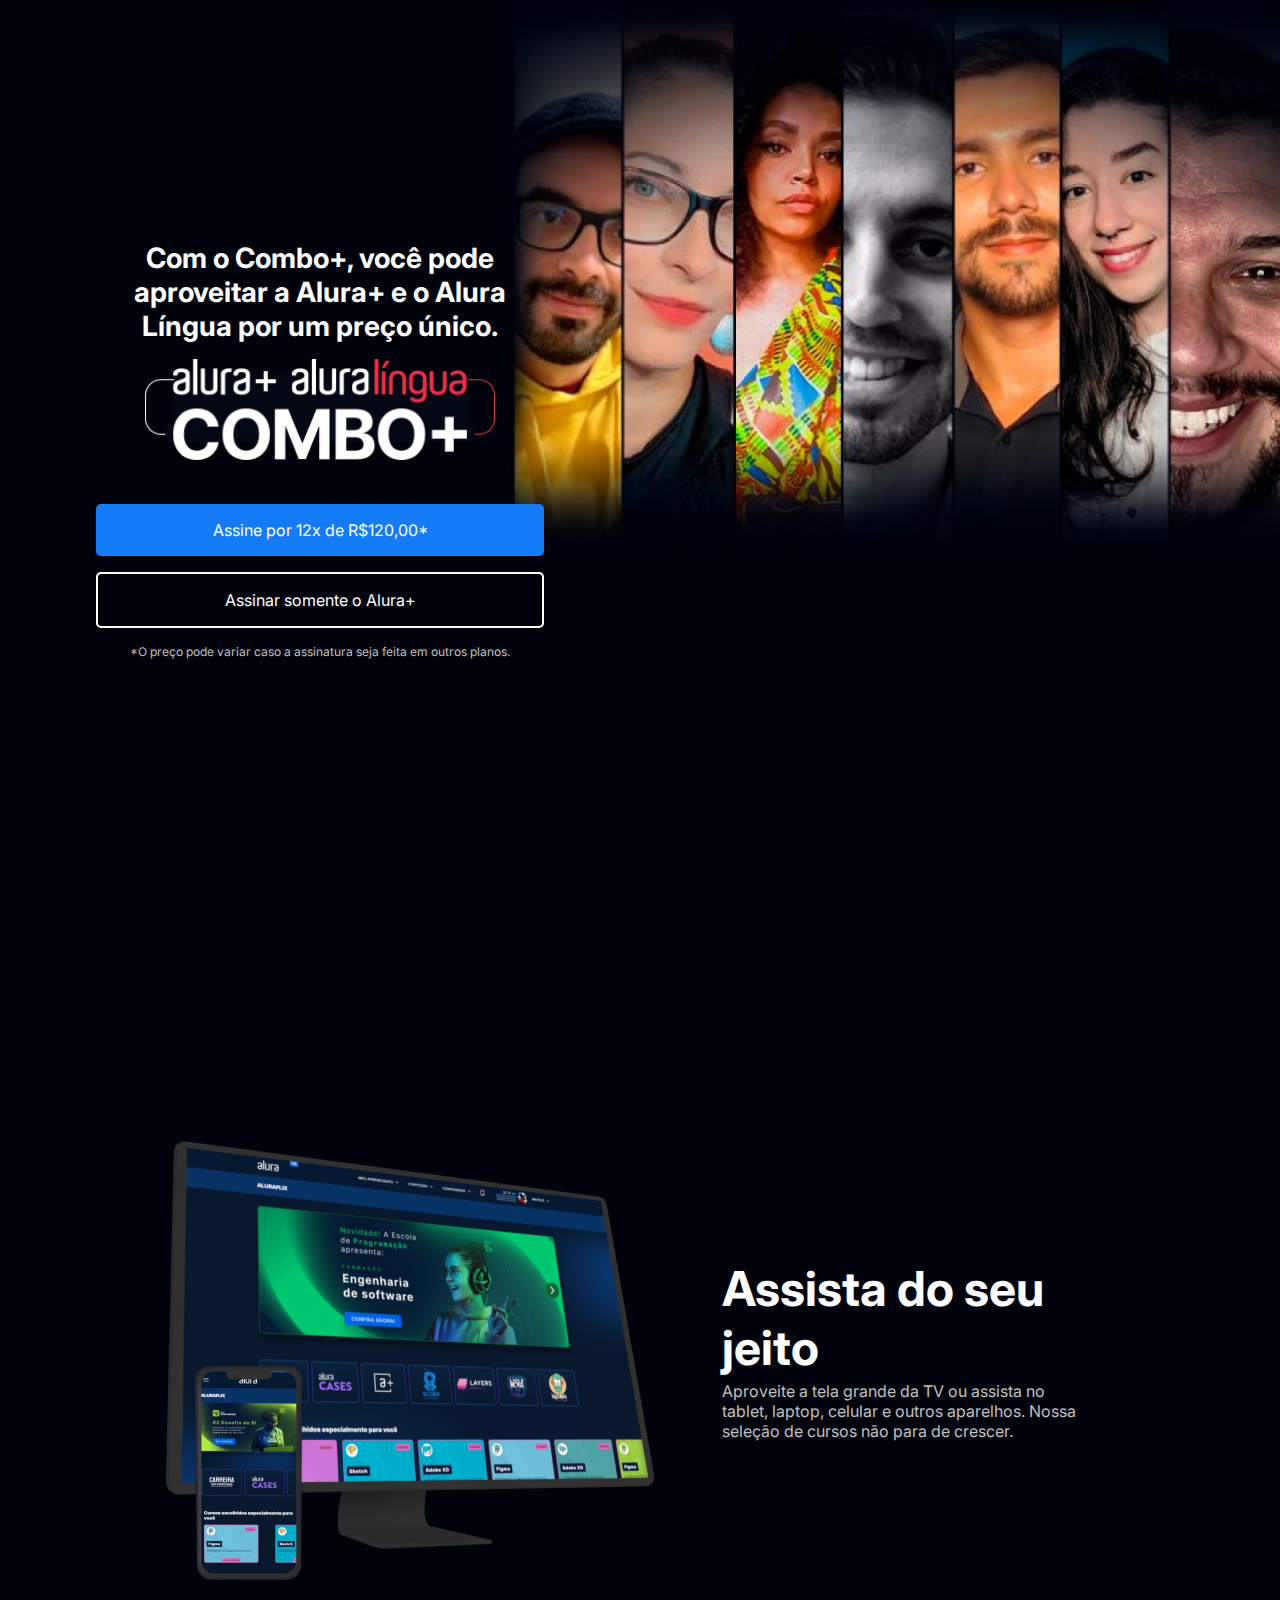
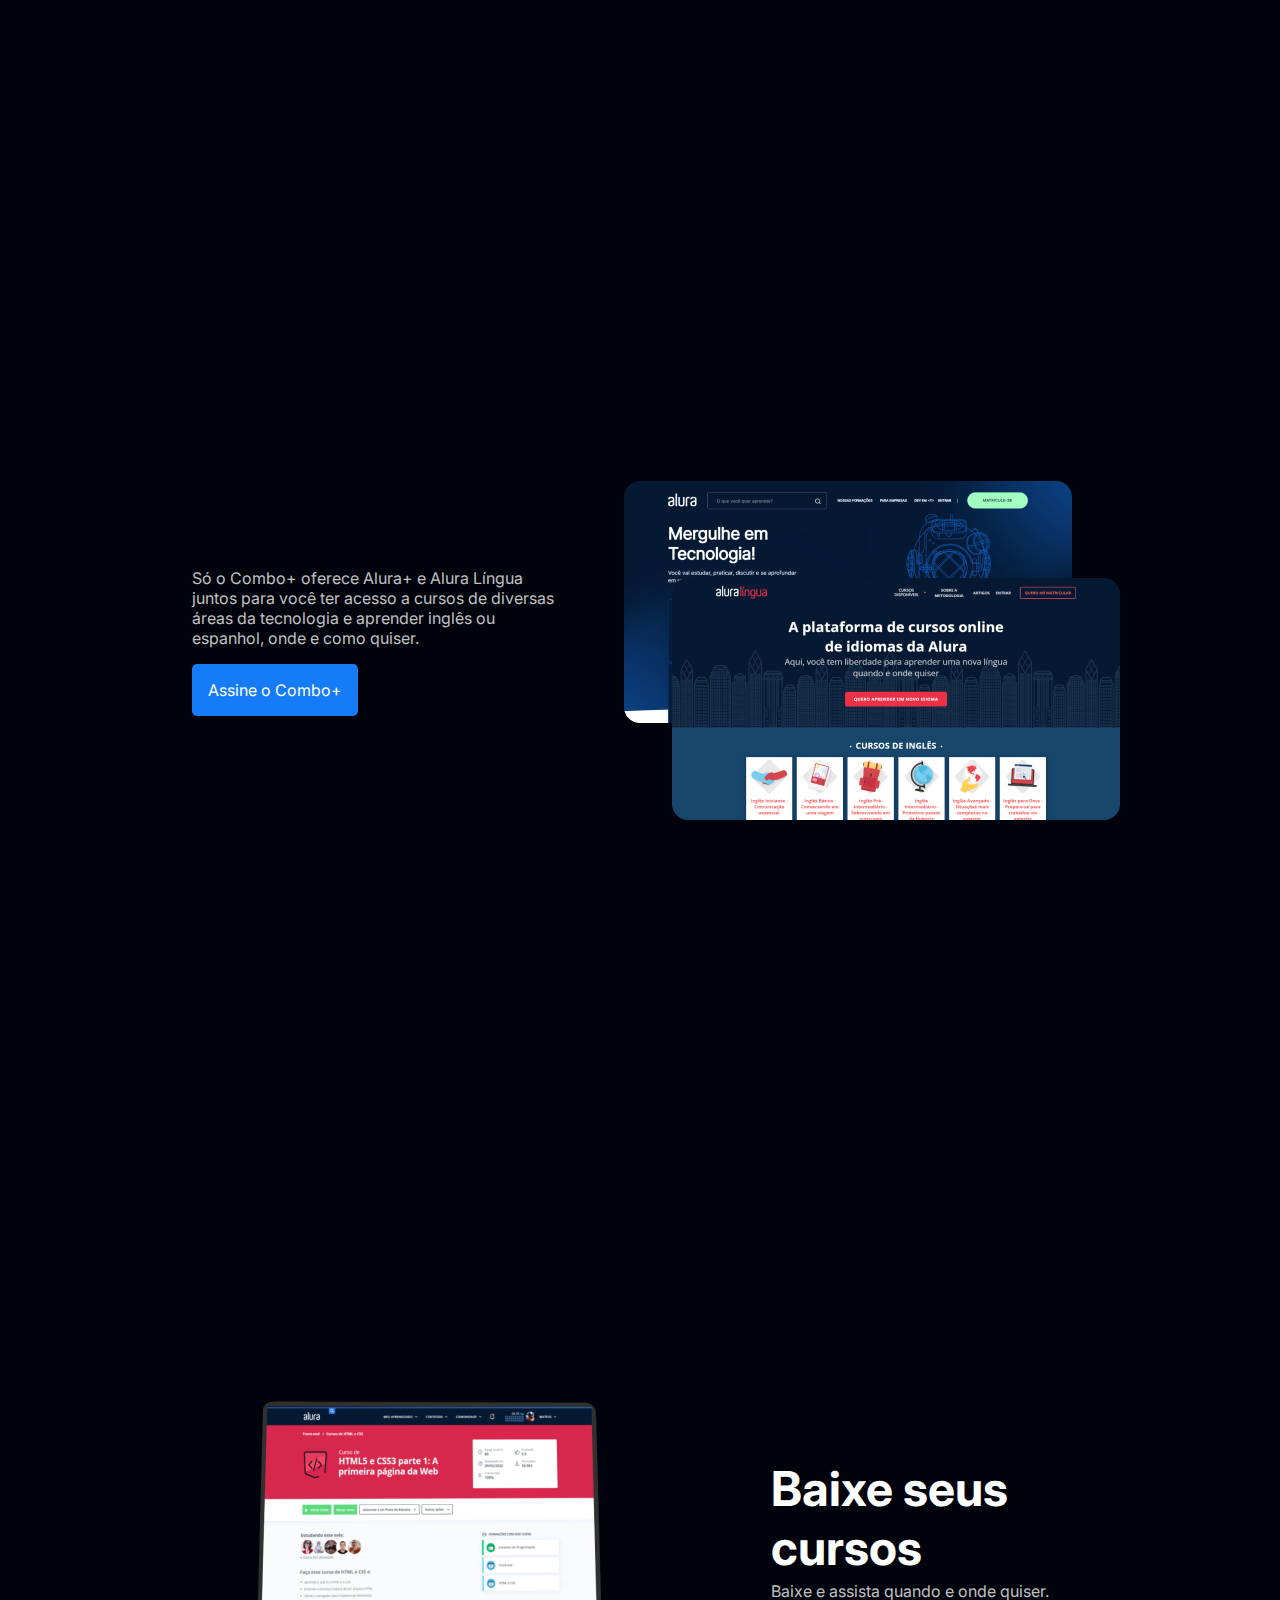
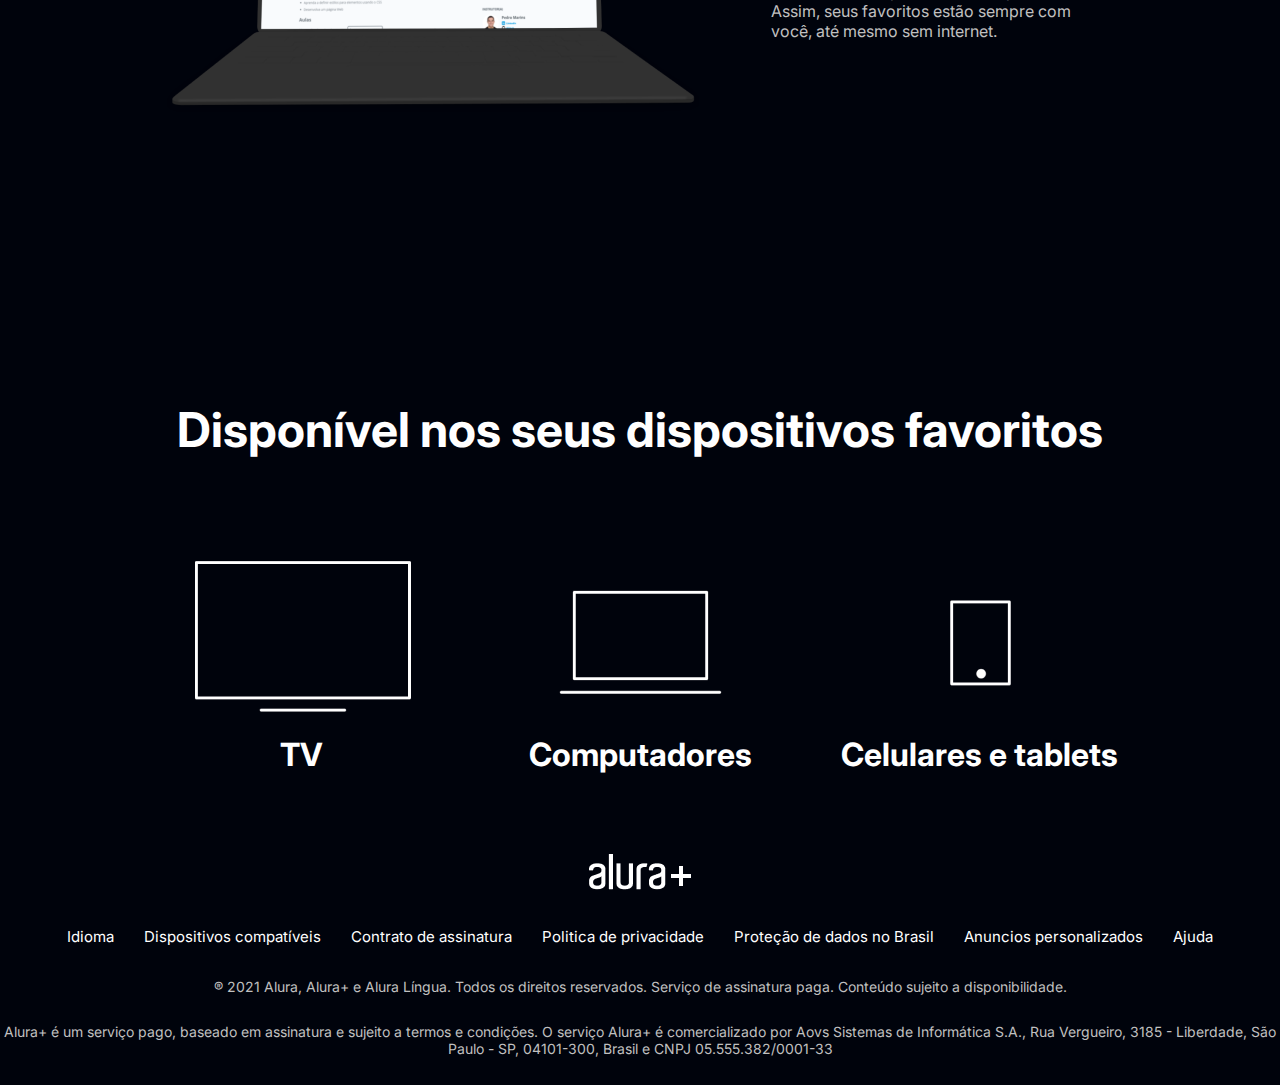
<file: Alura_plus/index.html>
<!DOCTYPE html>
<html lang="en">
<head>
    <meta charset="UTF-8">
    <meta name="viewport" content="width=, initial-scale=1.0">
    <title>Alura Plus</title>
    <link rel="stylesheet" href="./style.css">
    <link rel="preconnect" href="https://fonts.googleapis.com">
    <link rel="preconnect" href="https://fonts.gstatic.com" crossorigin>
    <link href="https://fonts.googleapis.com/css2?family=Inter:ital,opsz,wght@0,14..32,100..900;1,14..32,100..900&display=swap" rel="stylesheet">

</head>
<body>
    <section class="container principal">
        <div class="container__caixa">
            <h1 class = "container__titulo">Com o Combo+, você pode aproveitar a Alura+ e o Alura Língua por um preço único.</h1>
            <img src="img/Combo.png" alt="O Combo+ é a junção do alura+ com o alura língua." class="container__imagem">
            <a href="http://www.alura.com.br" class = "container__botao">Assine por 12x de R$120,00*</a>
        <a href="http://www.alura.com.br" class = "container__botao botao_secundario">Assinar somente o Alura+</a>  
        <p class="container__aviso">*O preço pode variar caso a assinatura seja feita em outros planos.</p> 
        </div>
    </section>

    <section class="container secundario">
        <img src="img/Plataformas.png" alt="Um monitor e um celular com a alura plus aberta" class="secundario__imagem">
        <div class="container__descricao">
            <h2 class="descricao__titulo">Assista do seu jeito</h2>
            <p class="descricao__texto">Aproveite a tela grande da TV ou assista no tablet, laptop, celular e outros aparelhos. Nossa seleção de cursos não para de crescer.</p>
        </div>
    </section>

    <section class="container secundario">
        <div class="container__descricao">
            <p class="descricao__texto">Só o Combo+ oferece Alura+ e Alura Língua juntos 
                para você ter acesso a cursos de diversas áreas da tecnologia e aprender inglês ou espanhol, onde e como quiser.</p>
            <a href="http://www.alura.com.br" class = "container__botao secundario__botao">Assine o Combo+</a>
            </div>        
            <img src="img/Telas.png" alt="Tela da alura plus e do alura lingua" class="secundario__imagem">
    </section>

    <section class="container secundario">
        <img src="img/Notebook.png" alt="Um notebook com a alura plus aberta" class="secundario__imagem">
        <div class="container__descricao">
            <h2 class="descricao__titulo">Baixe seus cursos</h2>
            <p class="descricao__texto">Baixe e assista quando e onde quiser. 
                Assim, seus favoritos estão sempre com você, até mesmo sem internet.</p>
        </div>
    </section>

    <section class="dispositivos">
        <h2 class="dispositivos__titulo">Disponível nos seus dispositivos favoritos</h2>
        <ul class="dispositivos__lista">
            <li>
                <img src="img/tv.png" alt="Ícone de uma TV">
                <h3 class="lista__item">TV</h3>
            </li>
            <li>
                <img src="img/computador.png" alt="Ícone de um Notebook">
                <h3 class="lista__item">Computadores</h3>
            </li>
            <li>
                <img src="img//celular.png" alt="Ícone de um celular">
                <h3 class="lista__item">Celulares e tablets</h3>
            </li>
        </section>

    <footer class="rodape">
        <img src="img/Logo.png" alt="Logo da Alura" class="rodape__logo">
        <ul class="rodape__lista">
            <li class="lista__link"><a href="http://www.alura.com.br" class="rodape__item">Idioma</a></li>
            <li class="lista__link"><a href="http://www.alura.com.br" class="rodape__item">Dispositivos compatíveis</a></li>
            <li class="lista__link"><a href="http://www.alura.com.br" class="rodape__item">Contrato de assinatura</a></li>
            <li class="lista__link"><a href="http://www.alura.com.br" class="rodape__item">Politica de privacidade</a></li>
            <li class="lista__link"><a href="http://www.alura.com.br" class="rodape__item">Proteção de dados no Brasil</a></li>
            <li class="lista__link"><a href="http://www.alura.com.br" class="rodape__item">Anuncios personalizados</a></li>
            <li class="lista__link"><a href="http://www.alura.com.br" class="rodape__item">Ajuda</a></li>
        </ul>
        <p class="rodape__texto">® 2021 Alura, Alura+ e Alura Língua. Todos os direitos reservados. Serviço de assinatura paga. Conteúdo sujeito a disponibilidade.</p>
        <p class="rodape__texto">Alura+ é um serviço pago, baseado em assinatura e sujeito a termos e condições. O serviço Alura+ é comercializado por Aovs Sistemas de Informática S.A., 
            Rua Vergueiro, 3185 - Liberdade, São Paulo - SP, 04101-300, Brasil e CNPJ 05.555.382/0001-33</p>
    </footer>

</body>
</html>
</file>
<file: Alura_plus/style.css>
:root{
    --branco-principal: #FFFFFF;
    --cinza-secundario: #C0C0C0;
    --botao-azul: #167BF7;
    --cor-fundo: #00030C;
    --fonte-principal: 'Inter';
    --botao-azul-efeito: rgb(124, 152, 238);
}

body{
    background-color: var(--cor-fundo);
    color: var(--branco-principal);
    font-family: var(--fonte-principal);
    font-size: 16px;
    font-weight: 400;
}

* {
    margin: 0;
    padding: 0;
    box-sizing: border-box;
}

.principal{
    background-image: url("img/Background.png");
    background-repeat: no-repeat;
    background-size: contain;
    align-items: center;
    text-align: center;
}

.container{
    height: 100vh;
    display: grid;
    grid-template-columns: 50%;
}

.container__botao{
    background-color: var(--botao-azul);
    color: var(--branco-principal);
    border-radius: 5px;
    padding: 1em;
    display: block;
    text-decoration: none;
    margin-bottom: 1em;
}

.botao_secundario{
    background-color: transparent;
    border: 2px solid var(--branco-principal);
}

.container__aviso{
    font-size: 12px;
    color: var(--cinza-secundario);
}

.container__titulo{
    font-size: 28px;
    font-weight: 700;
}

.container__imagem{
    margin: 1em 0 2em 0;
}

.container__caixa{
    margin: 0 6em;
}

.container__imagem{
    width: 80%;
}

.secundario {
    display: grid;
    grid-template-columns: 1fr 1fr;
    gap: 2em;
    align-items: center;
    margin: 0 10em;
}

.descricao__titulo{
    font-weight: 700;
    font-size: 48px;
    color: var(--branco-principal);
    margin-bottom: 0.1em;
}

.descricao__texto{
    color: var(--cinza-secundario);
}

.secundario__botao{
    display: inline-block;
    margin-top: 1em;
}

.container__descricao{
    padding: 2em;
}

.dispositivos__lista{
    display: flex;
    justify-content: center;
    list-style: none;
    margin: 5em 0;
}

.dispositivos{
    text-align: center;
}

.dispositivos__titulo{
    font-size: 48px;
    color: var(--branco-principal);
}

.lista__item{
    font-size: 32px;
    color: var(--branco-principal);
}

.lista__link a{
    font-size: 15px;
    color: var(--branco-principal);
    padding: 1em;
    text-decoration: none;
}

.rodape__lista{
    display: flex;
    justify-content: center;
    list-style: none;
    margin: 2em 0;
}

.rodape{
    text-align: center;

}

.rodape__texto{
    margin: 2em 0;
    font-size: 14px;
    color: var(--cinza-secundario);
}

.lista__link a:hover{
    color: var(--botao-azul);
}

.lista__link a:active{
    color: violet;
}

.container__botao:hover{
    background-color: var(--botao-azul-efeito);
    color: var(--cor-fundo);
}
</file>
